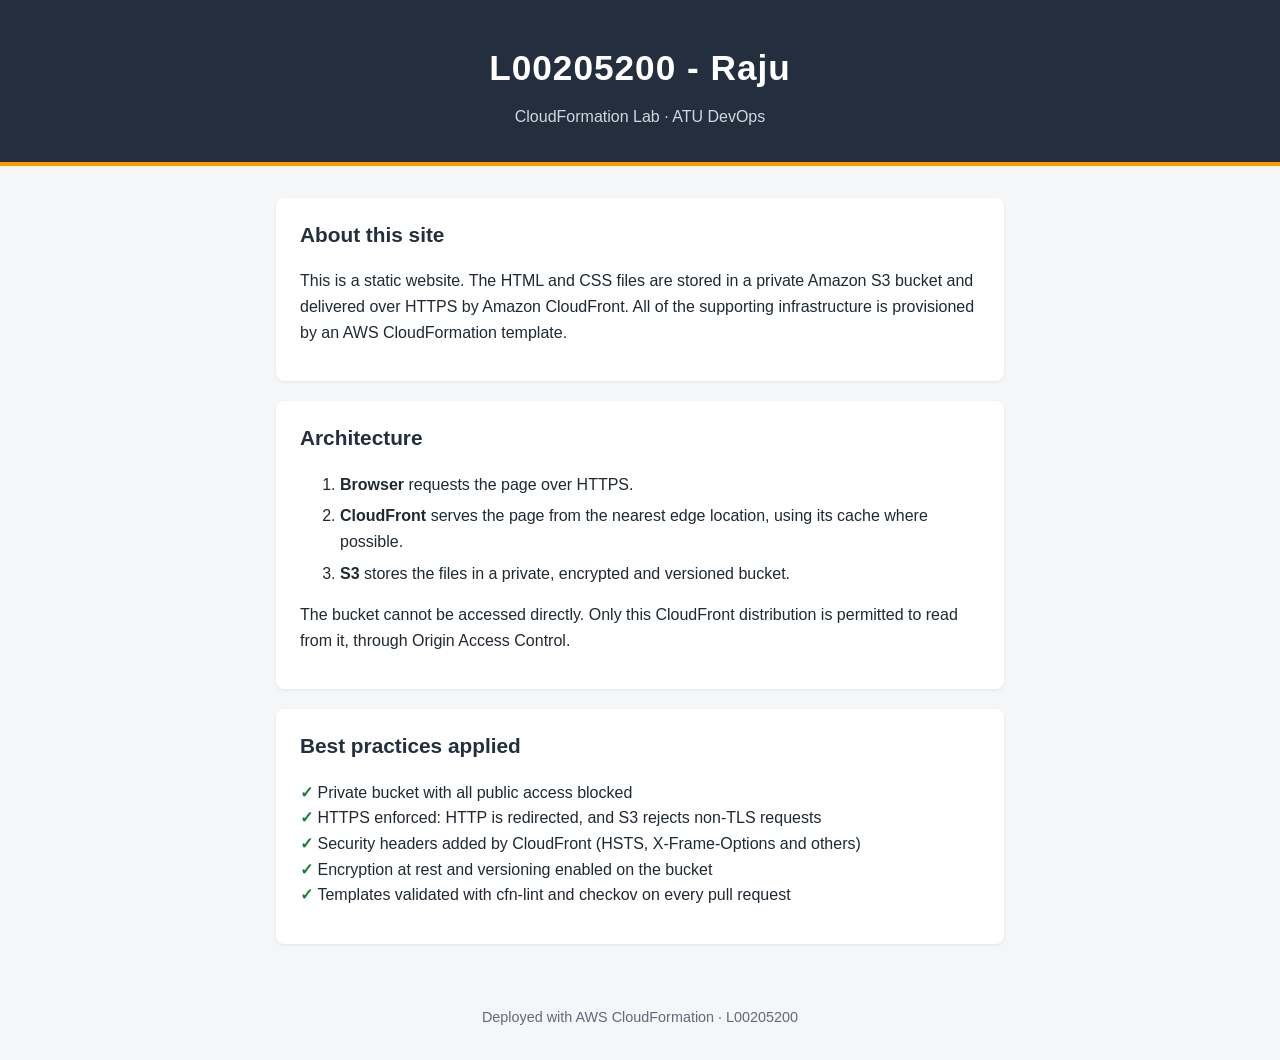
<file: website/index.html>
<!DOCTYPE html>
<html lang="en">
<head>
  <meta charset="utf-8">
  <meta name="viewport" content="width=device-width, initial-scale=1">
  <title>L00205200 - Raju | CloudFormation Lab</title>
  <link rel="stylesheet" href="css/style.css">
</head>
<body>

  <header class="site-header">
    <h1>L00205200 - Raju</h1>
    <p class="subtitle">CloudFormation Lab &middot; ATU DevOps</p>
  </header>

  <main>
    <section class="card">
      <h2>About this site</h2>
      <p>
        This is a static website. The HTML and CSS files are stored in a private
        Amazon S3 bucket and delivered over HTTPS by Amazon CloudFront. All of the
        supporting infrastructure is provisioned by an AWS CloudFormation template.
      </p>
    </section>

    <section class="card">
      <h2>Architecture</h2>
      <ol class="flow">
        <li><strong>Browser</strong> requests the page over HTTPS.</li>
        <li><strong>CloudFront</strong> serves the page from the nearest edge location, using its cache where possible.</li>
        <li><strong>S3</strong> stores the files in a private, encrypted and versioned bucket.</li>
      </ol>
      <p>
        The bucket cannot be accessed directly. Only this CloudFront distribution
        is permitted to read from it, through Origin Access Control.
      </p>
    </section>

    <section class="card">
      <h2>Best practices applied</h2>
      <ul class="checks">
        <li>Private bucket with all public access blocked</li>
        <li>HTTPS enforced: HTTP is redirected, and S3 rejects non-TLS requests</li>
        <li>Security headers added by CloudFront (HSTS, X-Frame-Options and others)</li>
        <li>Encryption at rest and versioning enabled on the bucket</li>
        <li>Templates validated with cfn-lint and checkov on every pull request</li>
      </ul>
    </section>
  </main>

  <footer class="site-footer">
    <p>Deployed with AWS CloudFormation &middot; L00205200</p>
  </footer>

</body>
</html>
</file>
<file: website/css/style.css>
/* Stylesheet for the lab website. No frameworks are used, to keep page loads fast. */

:root {
  --navy: #232f3e;
  --orange: #ff9900;
  --bg: #f4f6f8;
  --text: #1f2933;
  --muted: #5f6b7a;
}

* { box-sizing: border-box; }

body {
  margin: 0;
  font-family: Arial, Helvetica, sans-serif;
  background: var(--bg);
  color: var(--text);
  line-height: 1.6;
}

.site-header {
  background: var(--navy);
  color: #fff;
  text-align: center;
  padding: 40px 16px 32px;
  border-bottom: 4px solid var(--orange);
}

.site-header h1 {
  margin: 0;
  font-size: 2.2rem;
  letter-spacing: 1px;
}

.subtitle {
  margin: 8px 0 0;
  color: #d0d7de;
}

main {
  max-width: 760px;
  margin: 32px auto;
  padding: 0 16px;
}

.card {
  background: #fff;
  border-radius: 8px;
  padding: 20px 24px;
  margin-bottom: 20px;
  box-shadow: 0 1px 3px rgba(0, 0, 0, 0.08);
}

.card h2 {
  margin-top: 0;
  color: var(--navy);
  font-size: 1.3rem;
}

.flow li { margin-bottom: 6px; }

.checks {
  list-style: none;
  padding-left: 0;
}

.checks li::before {
  content: "\2713  ";
  color: #1a7f37;
  font-weight: bold;
}

a { color: #0b66c3; }

.site-footer {
  text-align: center;
  color: var(--muted);
  font-size: 0.9rem;
  padding: 16px;
}
</file>
